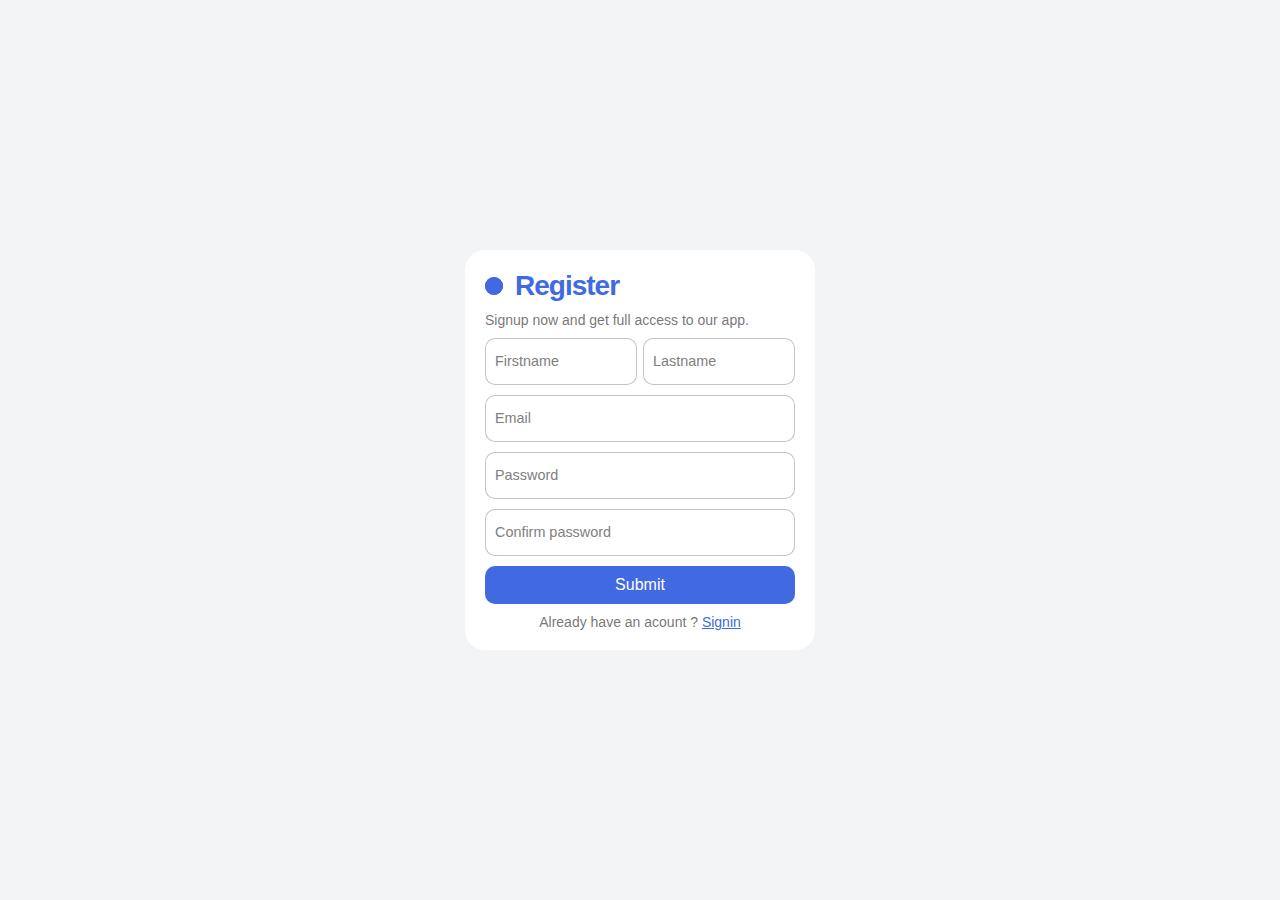
<file: index.html>
<!DOCTYPE html>
<html lang="en">

<head>
    <meta charset="UTF-8">
    <meta name="viewport" content="width=device-width, initial-scale=1.0">
    <title>Document</title>
    <link rel="stylesheet" href="style.css">
</head>

<body>
    <form class="form">
        <p class="title">Register </p>
        <p class="message">Signup now and get full access to our app. </p>
        <div class="flex">
            <label>
                <input required="" placeholder="" type="text" class="input">
                <span>Firstname</span>
            </label>

            <label>
                <input required="" placeholder="" type="text" class="input">
                <span>Lastname</span>
            </label>
        </div>

        <label>
            <input required="" placeholder="" type="email" class="input">
            <span>Email</span>
        </label>

        <label>
            <input required="" placeholder="" type="password" class="input">
            <span>Password</span>
        </label>
        <label>
            <input required="" placeholder="" type="password" class="input">
            <span>Confirm password</span>
        </label>
        <button class="submit">Submit</button>
        <p class="signin">Already have an acount ? <a href="login.html">Signin</a> </p>
    </form>

    
    <script>
        // نجيب اليوزر الحالي من localStorage
        const currentUser = JSON.parse(localStorage.getItem("currentUser"));

        if (currentUser) {
            document.getElementById("welcomeMsg").textContent =
                `Welcome, ${currentUser.firstName} ${currentUser.lastName}! Your registration was successful.`;
        } else {
            document.getElementById("welcomeMsg").textContent = "Welcome! Please register or login.";
        }
    </script>

    <script>
        // نمسك الفورم
        const form = document.querySelector(".form");

        form.addEventListener("submit", function (e) {
            e.preventDefault(); // يمنع إعادة تحميل الصفحة

            // نجيب القيم من الفورم
            const firstName = form.querySelectorAll(".input")[0].value.trim();
            const lastName = form.querySelectorAll(".input")[1].value.trim();
            const email = form.querySelectorAll(".input")[2].value.trim();
            const password = form.querySelectorAll(".input")[3].value;
            const confirmPassword = form.querySelectorAll(".input")[4].value;

            // نجيب users من localStorage
            let users = JSON.parse(localStorage.getItem("users")) || [];

            // تأكد إن الباسورد = confirm password
            if (password !== confirmPassword) {
                alert("Passwords do not match!");
                return;
            }

            // تحقق لو الإيميل موجود
            const exists = users.some(user => user.email === email);

            if (exists) {
                alert("Email already exists. Please use another one.");
                return;
            }

            // لو كل حاجة تمام → نضيف user جديد
            const newUser = {
                firstName,
                lastName,
                email,
                password
            };

            users.push(newUser);

            // نحفظ في localStorage
            localStorage.setItem("users", JSON.stringify(users));

            alert("Registration successful! You can now login.");
            form.reset();

            // ممكن كمان تعمله redirect لصفحة login:
            // window.location.href = "login.html";
        });
    </script>


</body>

</html>
</file>
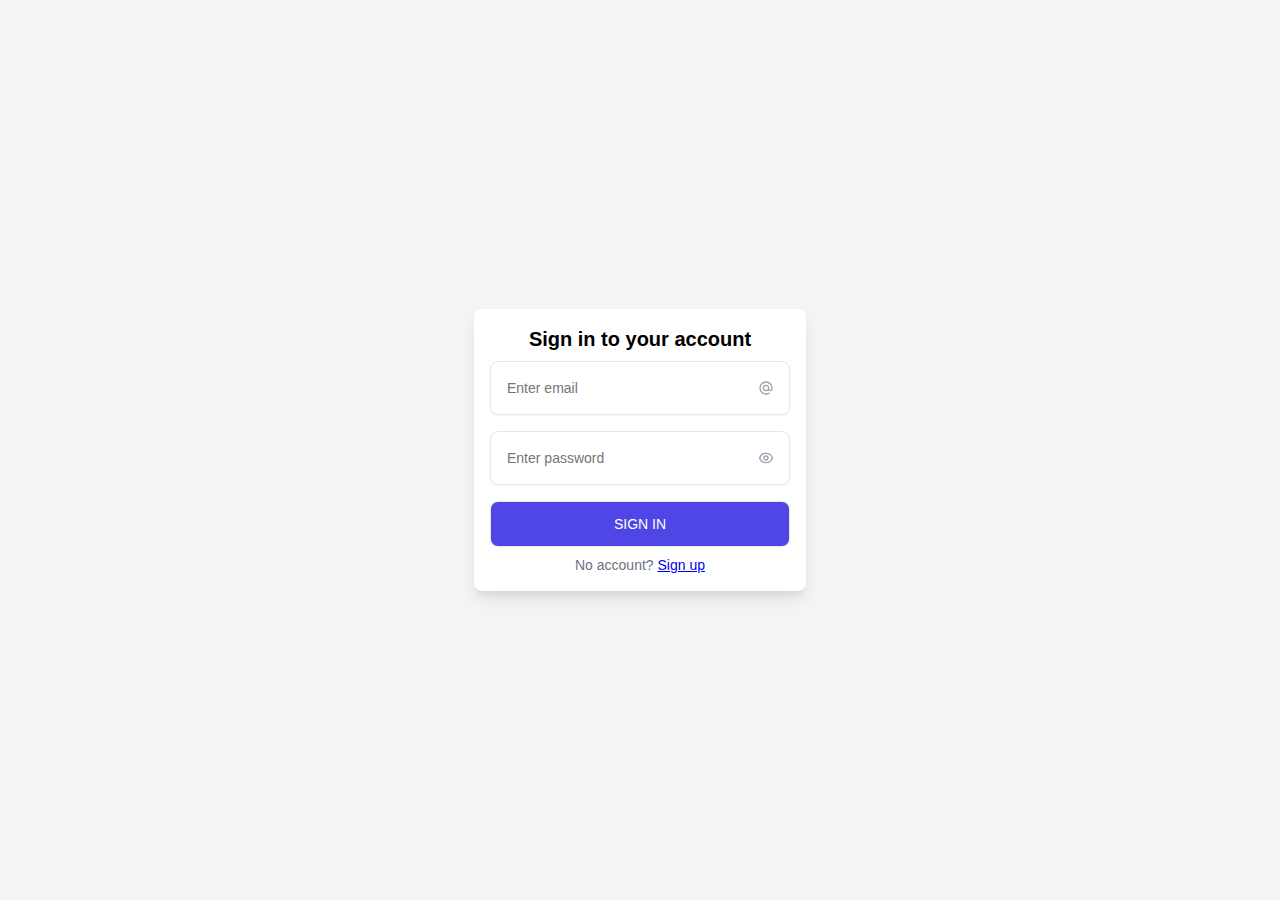
<file: login.html>
<!DOCTYPE html>
<html lang="en">

<head>
    <meta charset="UTF-8">
    <meta name="viewport" content="width=device-width, initial-scale=1.0">
    <title>Document</title>
    <link rel="stylesheet" href="style2.css">
</head>

<body>
    <form class="form">
        <p class="form-title">Sign in to your account</p>
        <div class="input-container">
            <input placeholder="Enter email" type="email">
            <span>
                <svg stroke="currentColor" viewBox="0 0 24 24" fill="none" xmlns="http://www.w3.org/2000/svg">
                    <path
                        d="M16 12a4 4 0 10-8 0 4 4 0 008 0zm0 0v1.5a2.5 2.5 0 005 0V12a9 9 0 10-9 9m4.5-1.206a8.959 8.959 0 01-4.5 1.207"
                        stroke-width="2" stroke-linejoin="round" stroke-linecap="round"></path>
                </svg>
            </span>
        </div>
        <div class="input-container">
            <input placeholder="Enter password" type="password">

            <span>
                <svg stroke="currentColor" viewBox="0 0 24 24" fill="none" xmlns="http://www.w3.org/2000/svg">
                    <path d="M15 12a3 3 0 11-6 0 3 3 0 016 0z" stroke-width="2" stroke-linejoin="round"
                        stroke-linecap="round"></path>
                    <path
                        d="M2.458 12C3.732 7.943 7.523 5 12 5c4.478 0 8.268 2.943 9.542 7-1.274 4.057-5.064 7-9.542 7-4.477 0-8.268-2.943-9.542-7z"
                        stroke-width="2" stroke-linejoin="round" stroke-linecap="round"></path>
                </svg>
            </span>
        </div>
        <button class="submit" type="submit">
            Sign in
        </button>

        <p class="signup-link">
            No account?
            <a href="index.html">Sign up</a>
        </p>
    </form>
    <script>
        // نجيب اليوزر الحالي من localStorage
        const currentUser = JSON.parse(localStorage.getItem("currentUser"));

        if (currentUser) {
            document.getElementById("welcomeMsg").textContent =
                `Welcome, ${currentUser.firstName} ${currentUser.lastName}! Your registration was successful.`;
        } else {
            document.getElementById("welcomeMsg").textContent = "Welcome! Please register or login.";
        }
    </script>


    <script>
        const form = document.querySelector(".form");

        form.addEventListener("submit", function (e) {
            e.preventDefault();

            const email = form.querySelectorAll("input")[0].value.trim();
            const password = form.querySelectorAll("input")[1].value;

            // نجيب users من localStorage
            let users = JSON.parse(localStorage.getItem("users")) || [];

            // نتحقق هل فيه user عنده نفس الايميل والباسورد
            const user = users.find(u => u.email === email && u.password === password);

            if (user) {
                // نحفظ ال session (المستخدم الحالي)
                localStorage.setItem("currentUser", JSON.stringify(user));

                alert(`Welcome back, ${user.firstName}!`);

                // ممكن تعمله redirect لصفحة profile
                // window.location.href = "profile.html";
            } else {
                alert("Invalid email or password");
            }
        });
    </script>


</body>

</html>
</file>
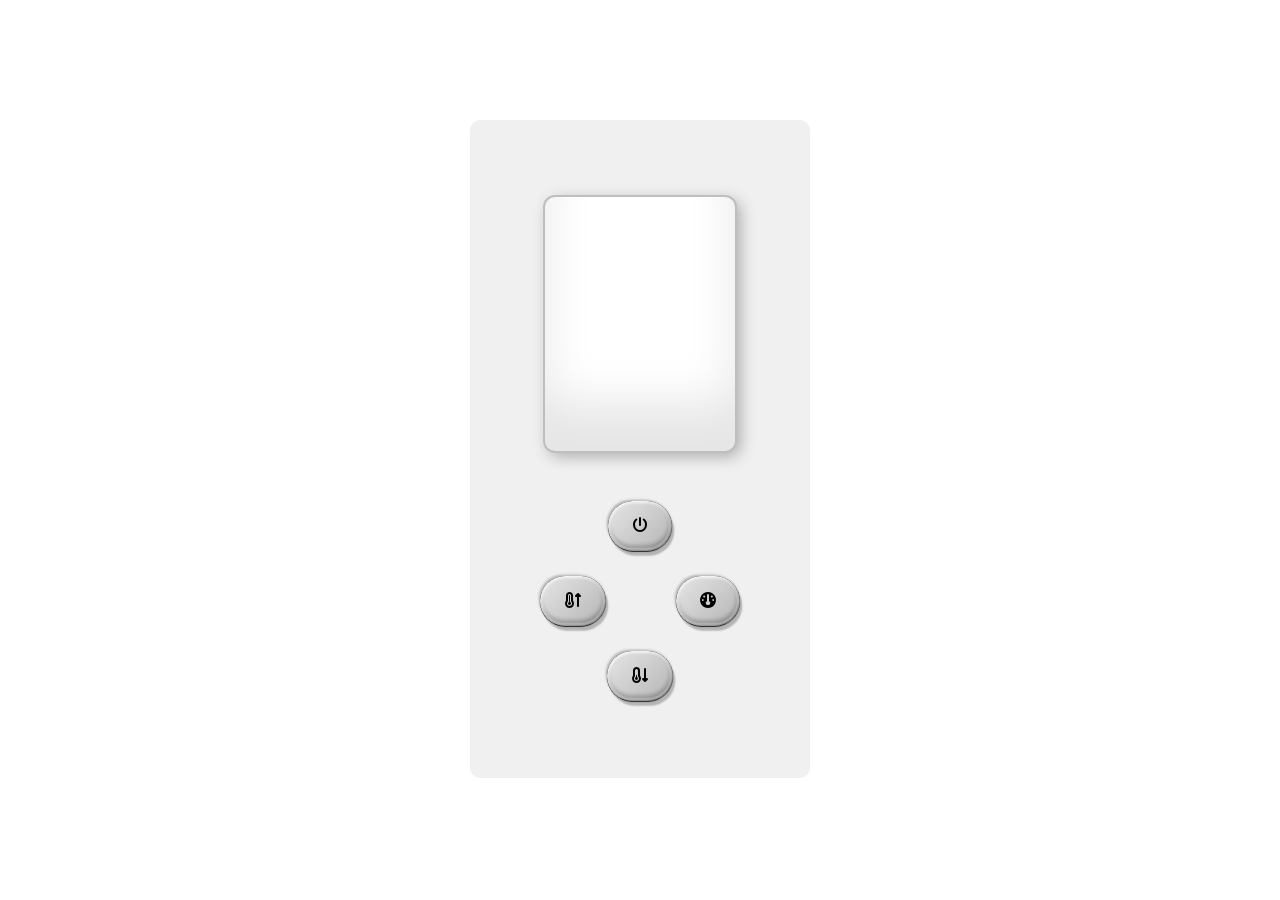
<file: 3/inderx.html>
<!DOCTYPE html>
<html lang="en">

<head>
    <meta charset="UTF-8">
    <meta name="viewport" content="width=device-width, initial-scale=1.0">
    <title>Document</title>
    <link rel="stylesheet" href="https://cdnjs.cloudflare.com/ajax/libs/font-awesome/6.4.0/css/all.min.css">
    <link rel="stylesheet" href="style.css">
</head>

<body>
    <div class="container">
        <div class="father">
            <div class="top">

                <div class="card shadow">

                </div>
            </div>

            <div class="down">

                <button onclick="togglePower()" class="button">
                    <div class="button-outer">
                        <div class="button-inner">
                            <i class="fa-solid fa-power-off"></i>
                        </div>
                    </div>
                </button>

                <button onclick="increaseSpeed()" class="button">
                    <div class="button-outer">
                        <div class="button-inner">
                            <i class="fa-solid fa-gauge"></i>
                        </div>
                    </div>
                </button>


                <button onclick="decreaseTemperature()" class="button">
                    <div class="button-outer">
                        <div class="button-inner">
                            <i class="fa-solid fa-temperature-arrow-down"></i>
                        </div>
                    </div>
                </button>


                <button onclick="increaseTemperature()" class="button">
                    <div class="button-outer">
                        <div class="button-inner">
                            <i class="fa-solid fa-temperature-arrow-up"></i>
                        </div>
                    </div>
                </button>

            </div>
        </div>
    </div>

    
    <script src="main.js"></script>
</body>

</html>
</file>
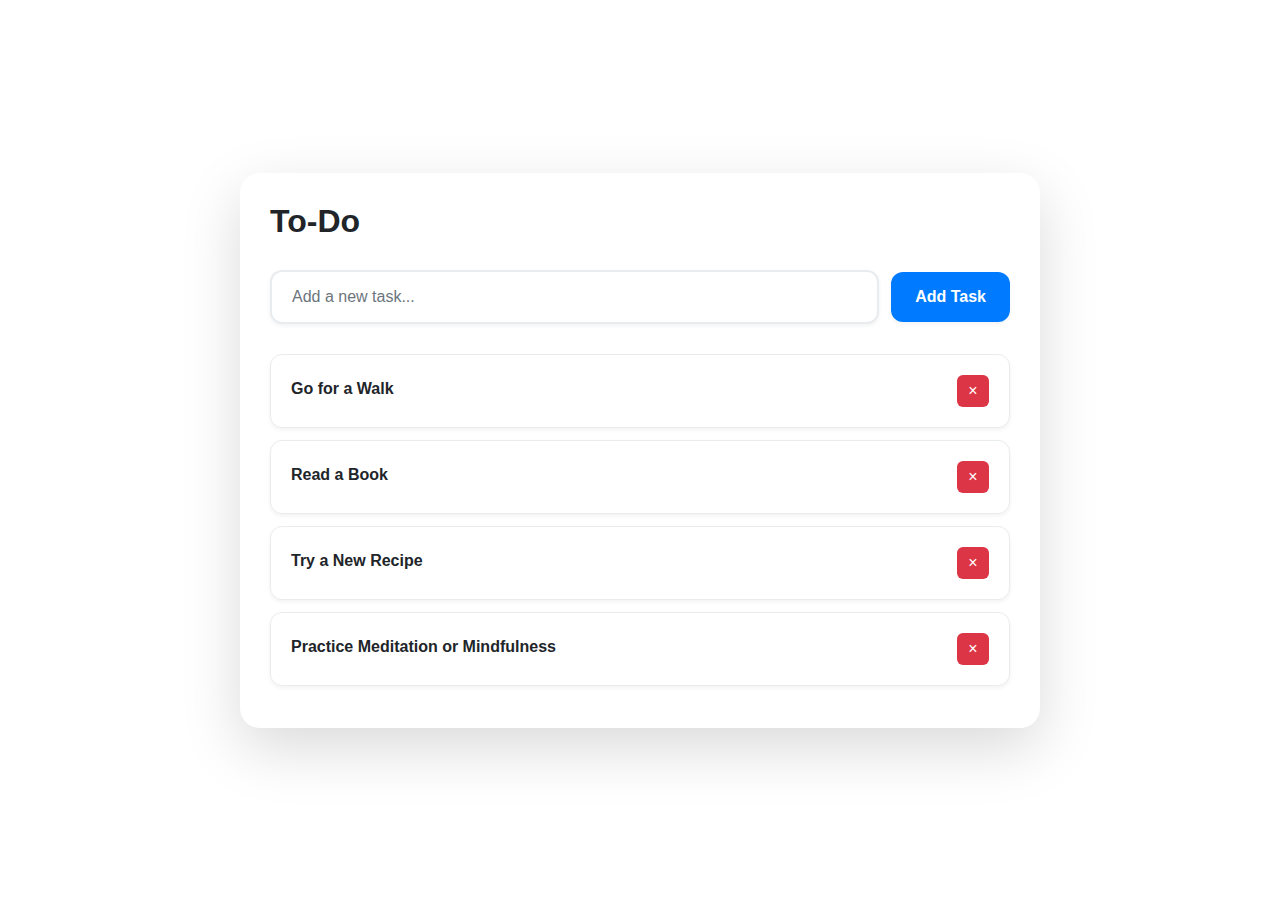
<file: 5/todo-app.html>
<!DOCTYPE html>
<html lang="en">
<head>
    <meta charset="UTF-8">
    <meta name="viewport" content="width=device-width, initial-scale=1.0">
    <title>To-Do App</title>
    <link rel="stylesheet" href="style.css">
</head>
<body>
    <div class="container">
        <div class="main-content">
            <div class="header">
                <h1>To-Do</h1>
            </div>

            <div class="task-input-container">
                <input type="text" id="taskInput" placeholder="Add a new task..." class="task-input">
                <button class="add-task-btn" id="addTaskBtn">Add Task</button>
            </div>

            <ul class="task-list" id="taskList">
                <li class="task-item" data-status="completed">
                    <div class="task-content">
                        <div class="task-title">Go for a Walk</div>
                    </div>
                    <div class="task-actions">
                        <button class="remove-btn" onclick="removeTask(this)">×</button>
                    </div>
                </li>
                
                <li class="task-item" data-status="completed">
                    <div class="task-content">
                        <div class="task-title">Read a Book</div>
                    </div>
                    <div class="task-actions">
                        <button class="remove-btn" onclick="removeTask(this)">×</button>
                    </div>
                </li>
                
                <li class="task-item" data-status="pending">
                    <div class="task-content">
                        <div class="task-title">Try a New Recipe</div>
                    </div>
                    <div class="task-actions">
                        <button class="remove-btn" onclick="removeTask(this)">×</button>
                    </div>
                </li>
                
                <li class="task-item" data-status="pending">
                    <div class="task-content">
                        <div class="task-title">Practice Meditation or Mindfulness</div>
                    </div>
                    <div class="task-actions">
                        <button class="remove-btn" onclick="removeTask(this)">×</button>
                    </div>
                </li>
            </ul>
        </div>
    </div>

       <script src="main.js"></script>

</body>
</html>
</file>
<file: style.css>
* {
    margin: 0;
    padding: 0;
    box-sizing: border-box;
    font-family: 'Segoe UI', Tahoma, Geneva, Verdana, sans-serif;
}

body {
  height: 100vh;
  display: flex;
  justify-content: center;
  align-items: center;
  background: #f3f4f6; /* light gray background */
}


.form {
    display: flex;
    flex-direction: column;
    gap: 10px;
    max-width: 350px;
    background-color: #fff;
    padding: 20px;
    border-radius: 20px;
    position: relative;
}

.title {
    font-size: 28px;
    color: royalblue;
    font-weight: 600;
    letter-spacing: -1px;
    position: relative;
    display: flex;
    align-items: center;
    padding-left: 30px;
}

.title::before,
.title::after {
    position: absolute;
    content: "";
    height: 16px;
    width: 16px;
    border-radius: 50%;
    left: 0px;
    background-color: royalblue;
}

.title::before {
    width: 18px;
    height: 18px;
    background-color: royalblue;
}

.title::after {
    width: 18px;
    height: 18px;
    animation: pulse 1s linear infinite;
}

.message,
.signin {
    color: rgba(88, 87, 87, 0.822);
    font-size: 14px;
}

.signin {
    text-align: center;
}

.signin a {
    color: royalblue;
}

.signin a:hover {
    text-decoration: underline royalblue;
}

.flex {
    display: flex;
    width: 100%;
    gap: 6px;
}

.form label {
    position: relative;
}

.form label .input {
    width: 100%;
    padding: 10px 10px 20px 10px;
    outline: 0;
    border: 1px solid rgba(105, 105, 105, 0.397);
    border-radius: 10px;
}

.form label .input+span {
    position: absolute;
    left: 10px;
    top: 15px;
    color: grey;
    font-size: 0.9em;
    cursor: text;
    transition: 0.3s ease;
}

.form label .input:placeholder-shown+span {
    top: 15px;
    font-size: 0.9em;
}

.form label .input:focus+span,
.form label .input:valid+span {
    top: 30px;
    font-size: 0.7em;
    font-weight: 600;
}

.form label .input:valid+span {
    color: green;
}

.submit {
    border: none;
    outline: none;
    background-color: royalblue;
    padding: 10px;
    border-radius: 10px;
    color: #fff;
    font-size: 16px;
    transform: .3s ease;
}

.submit:hover {
    background-color: rgb(56, 90, 194);
}

@keyframes pulse {
    from {
        transform: scale(0.9);
        opacity: 1;
    }

    to {
        transform: scale(1.8);
        opacity: 0;
    }
}
</file>
<file: style2.css>
* {
  margin: 0;
  padding: 0;
  box-sizing: border-box;
  font-family: 'Segoe UI', Tahoma, Geneva, Verdana, sans-serif;
}

body {
  height: 100vh;
  display: flex;
  justify-content: center;
  align-items: center;
  background: #f3f4f6;
  /* light gray background */
}


.form {
  background-color: #fff;
  display: block;
  padding: 1rem;
  max-width: 350px;
  border-radius: 0.5rem;
  box-shadow: 0 10px 15px -3px rgba(0, 0, 0, 0.1), 0 4px 6px -2px rgba(0, 0, 0, 0.05);
}

.form-title {
  font-size: 1.25rem;
  line-height: 1.75rem;
  font-weight: 600;
  text-align: center;
  color: #000;
}

.input-container {
  position: relative;
}

.input-container input,
.form button {
  outline: none;
  border: 1px solid #e5e7eb;
  margin: 8px 0;
}

.input-container input {
  background-color: #fff;
  padding: 1rem;
  padding-right: 3rem;
  font-size: 0.875rem;
  line-height: 1.25rem;
  width: 300px;
  border-radius: 0.5rem;
  box-shadow: 0 1px 2px 0 rgba(0, 0, 0, 0.05);
}

.input-container span {
  display: grid;
  position: absolute;
  top: 0;
  bottom: 0;
  right: 0;
  padding-left: 1rem;
  padding-right: 1rem;
  place-content: center;
}

.input-container span svg {
  color: #9CA3AF;
  width: 1rem;
  height: 1rem;
}

.submit {
  display: block;
  padding-top: 0.75rem;
  padding-bottom: 0.75rem;
  padding-left: 1.25rem;
  padding-right: 1.25rem;
  background-color: #4F46E5;
  color: #ffffff;
  font-size: 0.875rem;
  line-height: 1.25rem;
  font-weight: 500;
  width: 100%;
  border-radius: 0.5rem;
  text-transform: uppercase;
}

.signup-link {
  color: #6B7280;
  font-size: 0.875rem;
  line-height: 1.25rem;
  text-align: center;
}

.signup-link a {
  text-decoration: underline;
}
</file>
<file: 3/style.css>
.button {
  all: unset;
  cursor: pointer;
  -webkit-tap-highlight-color: rgba(0, 0, 0, 0);
  position: absolute;
  border-radius: 100em;
  background-color: rgba(0, 0, 0, 0.75);
  box-shadow:
    -0.15em -0.15em 0.15em -0.075em rgba(5, 5, 5, 0.25),
    0.0375em 0.0375em 0.0675em 0 rgba(5, 5, 5, 0.1);
}

.button::after {
  content: "";
  position: absolute;
  z-index: 0;
  width: calc(100% + 0.3em);
  height: calc(100% + 0.3em);
  top: -0.15em;
  left: -0.15em;
  border-radius: inherit;
  background: linear-gradient(
    -135deg,
    rgba(5, 5, 5, 0.5),
    transparent 20%,
    transparent 100%
  );
  filter: blur(0.0125em);
  opacity: 0.25;
  mix-blend-mode: multiply;
}

.button .button-outer {
  position: relative;
  z-index: 1;
  border-radius: inherit;
  transition: box-shadow 300ms ease;
  will-change: box-shadow;
  box-shadow:
    0 0.05em 0.05em -0.01em rgba(5, 5, 5, 1),
    0 0.01em 0.01em -0.01em rgba(5, 5, 5, 0.5),
    0.15em 0.3em 0.1em -0.01em rgba(5, 5, 5, 0.25);
}

.button:hover .button-outer {
  box-shadow:
    0 0 0 0 rgba(5, 5, 5, 1),
    0 0 0 0 rgba(5, 5, 5, 0.5),
    0 0 0 0 rgba(5, 5, 5, 0.25);
}

.button-inner {
  --inset: 0.035em;
  position: relative;
  z-index: 1;
  border-radius: inherit;
  padding: 1em 1.5em;
  background-image: linear-gradient(
    135deg,
    rgba(230, 230, 230, 1),
    rgba(180, 180, 180, 1)
  );
  transition:
    box-shadow 300ms ease,
    clip-path 250ms ease,
    background-image 250ms ease,
    transform 250ms ease;
  will-change: box-shadow, clip-path, background-image, transform;
  overflow: clip;
  clip-path: inset(0 0 0 0 round 100em);
  box-shadow:
        /* 1 */
    0 0 0 0 inset rgba(5, 5, 5, 0.1),
    /* 2 */ -0.05em -0.05em 0.05em 0 inset rgba(5, 5, 5, 0.25),
    /* 3 */ 0 0 0 0 inset rgba(5, 5, 5, 0.1),
    /* 4 */ 0 0 0.05em 0.2em inset rgba(255, 255, 255, 0.25),
    /* 5 */ 0.025em 0.05em 0.1em 0 inset rgba(255, 255, 255, 1),
    /* 6 */ 0.12em 0.12em 0.12em inset rgba(255, 255, 255, 0.25),
    /* 7 */ -0.075em -0.25em 0.25em 0.1em inset rgba(5, 5, 5, 0.25);
}

.button:hover .button-inner {
  clip-path: inset(
    clamp(1px, 0.0625em, 2px) clamp(1px, 0.0625em, 2px)
      clamp(1px, 0.0625em, 2px) clamp(1px, 0.0625em, 2px) round 100em
  );
  box-shadow:
        /* 1 */
    0.1em 0.15em 0.05em 0 inset rgba(5, 5, 5, 0.75),
    /* 2 */ -0.025em -0.03em 0.05em 0.025em inset rgba(5, 5, 5, 0.5),
    /* 3 */ 0.25em 0.25em 0.2em 0 inset rgba(5, 5, 5, 0.5),
    /* 4 */ 0 0 0.05em 0.5em inset rgba(255, 255, 255, 0.15),
    /* 5 */ 0 0 0 0 inset rgba(255, 255, 255, 1),
    /* 6 */ 0.12em 0.12em 0.12em inset rgba(255, 255, 255, 0.25),
    /* 7 */ -0.075em -0.12em 0.2em 0.1em inset rgba(5, 5, 5, 0.25);
}

.button .button-inner span {
  position: relative;
  z-index: 4;
  font-family: "Inter", sans-serif;
  letter-spacing: -0.05em;
  font-weight: 500;
  color: rgba(0, 0, 0, 0);
  background-image: linear-gradient(
    135deg,
    rgba(25, 25, 25, 1),
    rgba(75, 75, 75, 1)
  );
  -webkit-background-clip: text;
  background-clip: text;
  transition: transform 250ms ease;
  display: block;
  will-change: transform;
  text-shadow: rgba(0, 0, 0, 0.1) 0 0 0.1em;
  -webkit-user-select: none;
  -moz-user-select: none;
  -ms-user-select: none;
  user-select: none;
}

.button:hover .button-inner span {
  transform: scale(0.975);
}

.button:active .button-inner {
  transform: scale(0.975);
}


.card {
 width: 190px;
 height: 254px;
 background: white;
 border-radius: 10px;
 transition: border-radius 0.5s cubic-bezier(0.175, 0.885, 0.32, 1.275);
}

.shadow {
 box-shadow: inset 0 -3em 3em rgba(0,0,0,0.1),
             0 0  0 2px rgb(190, 190, 190),
             0.3em 0.3em 1em rgba(0,0,0,0.3);
}

.container {
  display: flex;
  justify-content: center;
  align-items: center;
  width: 100%;
  height: 98vh;
  /* background-color: #e0e0e0; */
}

.father{
  display: flex;
  flex-direction: column;
  justify-content: center;
  align-items: center;
  width: 300px;
  height: 70%;
  gap: 50px;
  background-color: #f0f0f0;
  border-radius: 10px;
  padding: 20px;
}

.down{
  position: relative;
  width: 200px;
  height: 200px;
  display: flex;
  justify-content: center;
  align-items: center;
}

.top{
  display: flex;
  justify-content: center;
  align-items: center;
  gap: 30px;
}

/* Circular button positioning */
.button:nth-child(1) {
  /* Top position */
  top: 0;
  left: 50%;
  transform: translateX(-50%);
}

.button:nth-child(2) {
  /* Right position */
  top: 50%;
  right: 0;
  transform: translateY(-50%);
}

.button:nth-child(3) {
  /* Bottom position */
  bottom: 0;
  left: 50%;
  transform: translateX(-50%);
}

.button:nth-child(4) {
  /* Left position */
  top: 50%;
  left: 0;
  transform: translateY(-50%);
}
</file>
<file: 5/style.css>
* {
     margin: 0;
     padding: 0;
     box-sizing: border-box;
 }

 body {
     font-family: -apple-system, BlinkMacSystemFont, 'Segoe UI', Roboto, sans-serif;
     min-height: 100vh;
     display: flex;
     align-items: center;
     justify-content: center;
     padding: 20px;
 }

 .container {
     background: white;
     border-radius: 20px;
     box-shadow: 0 20px 60px rgba(0, 0, 0, 0.15);
     width: 100%;
     max-width: 800px;
     overflow: hidden;
     display: flex;
     min-height: 500px;
 }

 .sidebar {
     background: #f8f9fa;
     width: 200px;
     padding: 30px 20px;
     border-right: 1px solid #e9ecef;
 }

 .sidebar h3 {
     font-size: 18px;
     color: #495057;
     margin-bottom: 20px;
     font-weight: 600;
 }

 .sidebar-item {
     padding: 12px 16px;
     margin-bottom: 8px;
     border-radius: 8px;
     cursor: pointer;
     transition: all 0.2s ease;
     color: #6c757d;
     font-weight: 500;
 }

 .sidebar-item:hover {
     background: #e9ecef;
     color: #495057;
 }

 .sidebar-item.active {
     background: #007bff;
     color: white;
 }

 .main-content {
     flex: 1;
     padding: 30px;
 }

 .header {
     display: flex;
     justify-content: space-between;
     align-items: center;
     margin-bottom: 30px;
 }

 .header h1 {
     font-size: 32px;
     color: #212529;
     font-weight: 700;
 }

 .task-input-container {
     margin-bottom: 30px;
     display: flex;
     gap: 12px;
     align-items: center;
 }

 .task-input {
     flex: 1;
     padding: 16px 20px;
     border: 2px solid #e9ecef;
     border-radius: 12px;
     font-size: 16px;
     background: white;
     transition: all 0.2s ease;
     box-shadow: 0 2px 4px rgba(0, 0, 0, 0.05);
 }

 .task-input:focus {
     outline: none;
     border-color: #007bff;
     box-shadow: 0 0 0 3px rgba(0, 123, 255, 0.1);
 }

 .task-input::placeholder {
     color: #6c757d;
 }

 .add-task-btn {
     background: #007bff;
     color: white;
     border: none;
     padding: 16px 24px;
     border-radius: 12px;
     cursor: pointer;
     font-weight: 600;
     font-size: 16px;
     transition: all 0.2s ease;
     white-space: nowrap;
     box-shadow: 0 2px 4px rgba(0, 0, 0, 0.05);
 }

 .add-task-btn:hover {
     background: #0056b3;
     transform: translateY(-1px);
     box-shadow: 0 4px 8px rgba(0, 0, 0, 0.1);
 }

 .task-list {
     list-style: none;
 }

 .task-item {
     background: white;
     border: 1px solid #e9ecef;
     border-radius: 12px;
     padding: 20px;
     margin-bottom: 12px;
     display: flex;
     align-items: center;
     justify-content: space-between;
     transition: all 0.2s ease;
     box-shadow: 0 2px 4px rgba(0, 0, 0, 0.05);
 }

 .task-item:hover {
     box-shadow: 0 4px 12px rgba(0, 0, 0, 0.1);
     transform: translateY(-1px);
 }

 .task-content {
     flex: 1;
 }

 .task-title {
     font-size: 16px;
     font-weight: 600;
     color: #212529;
     margin-bottom: 4px;
 }

 .task-date {
     font-size: 12px;
     color: #6c757d;
 }

 .task-actions {
     display: flex;
     align-items: center;
     gap: 12px;
 }

 .remove-btn {
     background: #dc3545;
     color: white;
     border: none;
     width: 32px;
     height: 32px;
     border-radius: 6px;
     cursor: pointer;
     display: flex;
     align-items: center;
     justify-content: center;
     transition: all 0.2s ease;
     font-size: 16px;
 }

 .remove-btn:hover {
     background: #c82333;
     transform: scale(1.1);
 }
</file>
